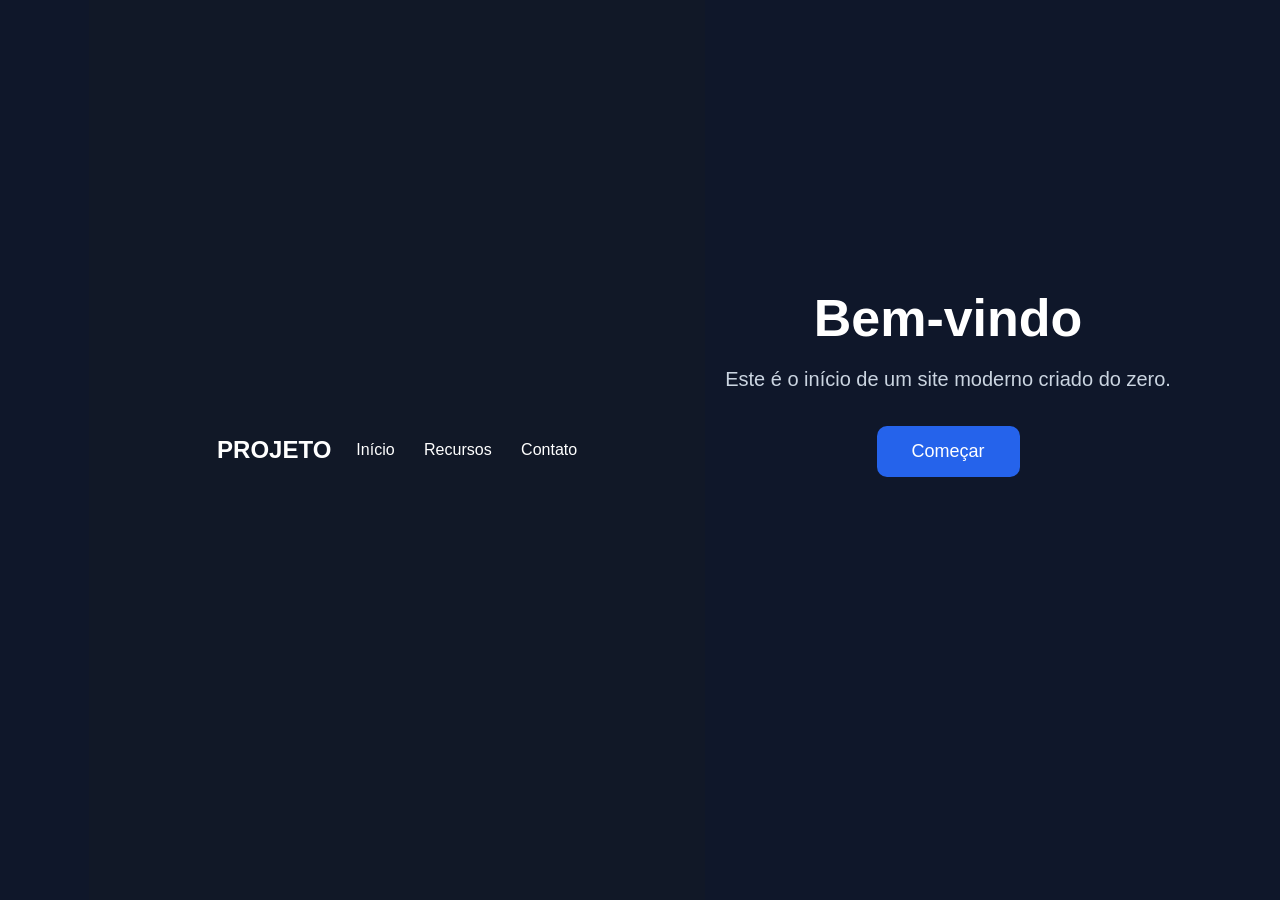
<file: index.html>
<!DOCTYPE html>
<html lang="pt-BR">
<head>
  <link rel="stylesheet" href="css/style.css">
  <meta charset="UTF-8">
  <meta name="viewport" content="width=device-width, initial-scale=1.0">
  <title>Projeto</title>

  <style>
    *{
      margin:0;
      padding:0;
      box-sizing:border-box;
      font-family:Arial, Helvetica, sans-serif;
    }

    body{
      background:#0f172a;
      color:white;
    }

    header{
      display:flex;
      justify-content:space-between;
      align-items:center;
      padding:20px 10%;
      background:#111827;
    }

    nav a{
      color:white;
      text-decoration:none;
      margin-left:25px;
    }

    .hero{
      height:85vh;
      display:flex;
      flex-direction:column;
      justify-content:center;
      align-items:center;
      text-align:center;
      padding:20px;
    }

    h1{
      font-size:52px;
      margin-bottom:20px;
    }

    p{
      font-size:20px;
      color:#cbd5e1;
      max-width:700px;
      margin-bottom:35px;
    }

    button{
      background:#2563eb;
      color:white;
      border:none;
      padding:15px 35px;
      border-radius:10px;
      font-size:18px;
      cursor:pointer;
    }

    button:hover{
      background:#1d4ed8;
    }
  </style>
</head>

<body>
  <script src="js/app.js"></script>

<header>
  <h2>PROJETO</h2>

  <nav>
    <a href="#">Início</a>
    <a href="#">Recursos</a>
    <a href="#">Contato</a>
  </nav>
</header>

<section class="hero">
  <h1>Bem-vindo</h1>

  <p>
    Este é o início de um site moderno criado do zero.
  </p>

  <button>Começar</button>
</section>

</body>
</html>
</file>
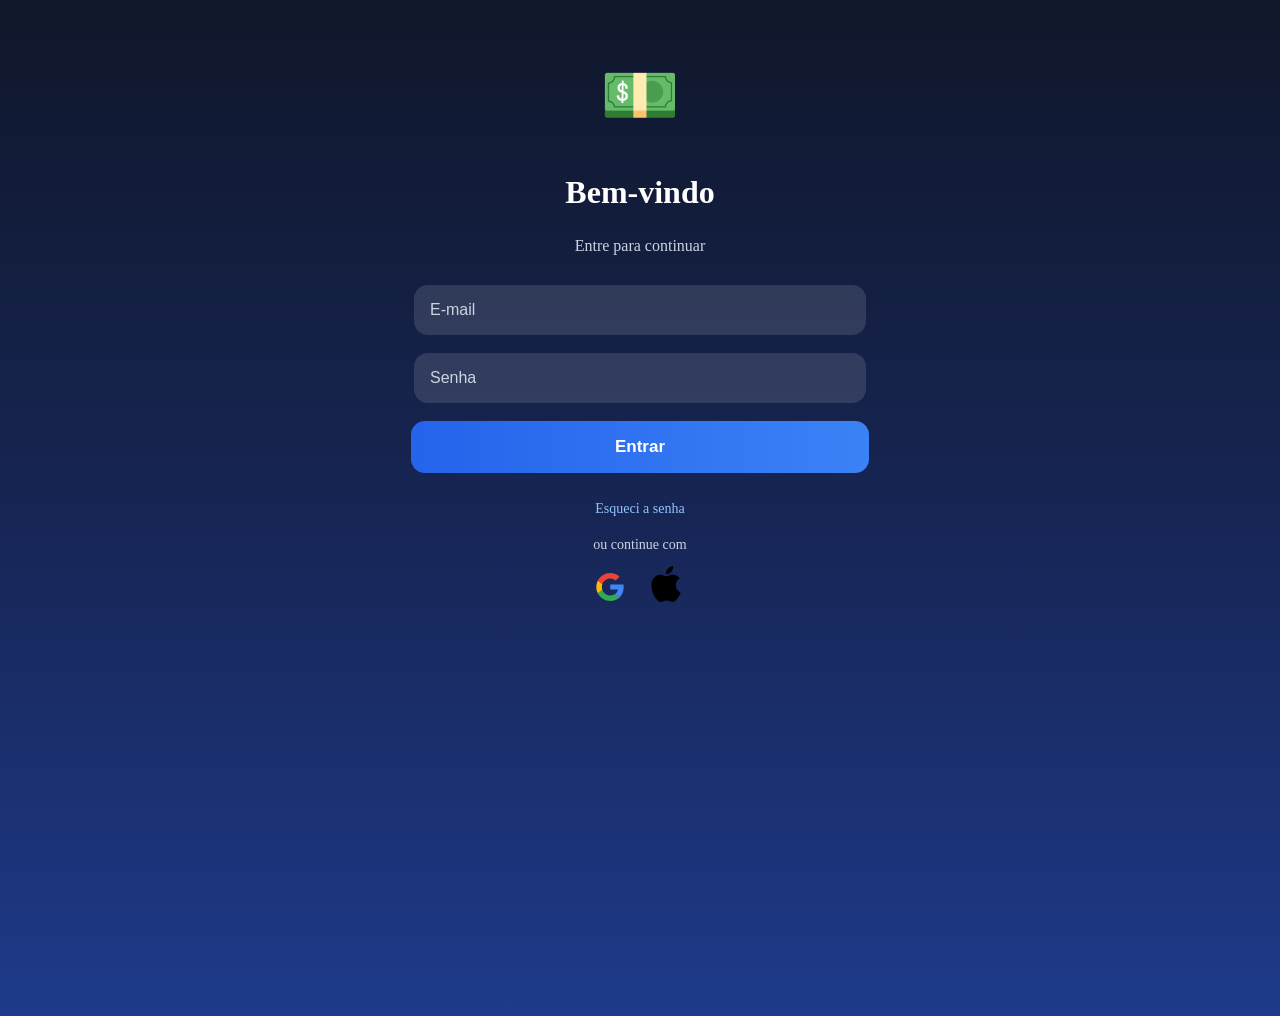
<file: login.html>
<!DOCTYPE html>
<html lang="pt-BR">
<head>
<meta charset="UTF-8">
<meta name="viewport" content="width=device-width, initial-scale=1.0">
<title>Login</title>
<link rel="stylesheet" href="css/style.css">
</head>
<body>

<div class="login-card">
  <div class="logo">

💵

  </div>

<h1>Bem-vindo</h1>

<p>Entre para continuar</p>

<input type="email" placeholder="E-mail">

<input type="password" placeholder="Senha">

<button>Entrar</button>
  <a href="#" class="forgot-password">Esqueci a senha</a>

<div class="divider">
    <span>ou continue com</span>
</div>

<div class="social-login">

    <button class="social-icon">
        <img src="google.svg" class="icon">
    </button>
  <button class="social-icon">
        <img src="apple.svg" class="icon">
    </button>

</div>
  </body>
</html>
</file>
<file: css/style.css>
7*{
    margin:0;
    padding:0;
    box-sizing:border-box;
    font-family:Arial, Helvetica, sans-serif;
}

body{
    min-height:100vh;
    background:linear-gradient(180deg,#0f172a,#172554,#1e3a8a);
    display:flex;
    justify-content:center;
}

.login-card{
    width:100%;
    max-width:420px;
    min-height:100vh;
    padding:50px 30px;
    display:flex;
    flex-direction:column;
    align-items:center;
}

.logo{
    width:100%;
    display:flex;
    justify-content:center;
    align-items:center;
    font-size:64px;
    margin-bottom:20px;
}
.social-icon:last-child .icon{

    width:36px;

    height:36px;

    transform:translateY(-23px);

}

.login-card h1{
    color:#fff;
    text-align:center;
    margin-bottom:10px;
}

.login-card p{
    color:#cbd5e1;
    text-align:center;
    margin-bottom:30px;
}

.login-card input{
    width:100%;
    padding:16px;
    margin-bottom:18px;
    border:none;
    border-radius:14px;
    background:rgba(255,255,255,.12);
    color:#fff;
    font-size:16px;
}

.login-card input::placeholder{
    color:#cbd5e1;
}

.login-card input:focus{
    outline:2px solid #60a5fa;
}

.login-card > button{
    width:109%;
    padding:16px;
    border:none;
    border-radius:14px;
    background:linear-gradient(90deg,#2563eb,#3b82f6);
    color:#fff;
    font-size:17px;
    font-weight:bold;
    margin-bottom:3px;
}
    .divider{width:100%;
    text-align:center;
    color:#cbd5e1;
    margin:6px 0 18px;
    font-size:14px;
}

.social-login{

    display:flex;

    justify-content:center;

    align-items:center;

    gap:24px;

    margin-top:18px;

}

.social-icon{

    border:none;

    outline:none;

    background:none;

    appearance:none;

    -webkit-appearance:none;

    display:flex;

    justify-content:center;

    align-items:center;

    cursor:pointer;

    padding:0;

    margin:0;

}

.icon{

    width:28px;

    height:28px;

    object-fit:contain;

    display:block;

    transform:translateY(-20px);

}
.forgot-password{

    display:block;
    margin-top:25px;

    width:100%;

    text-align:center;

    color:#93c5fd;

    font-size:14px;

    text-decoration:none;

    margin-bottom:14px;

    }
</file>
